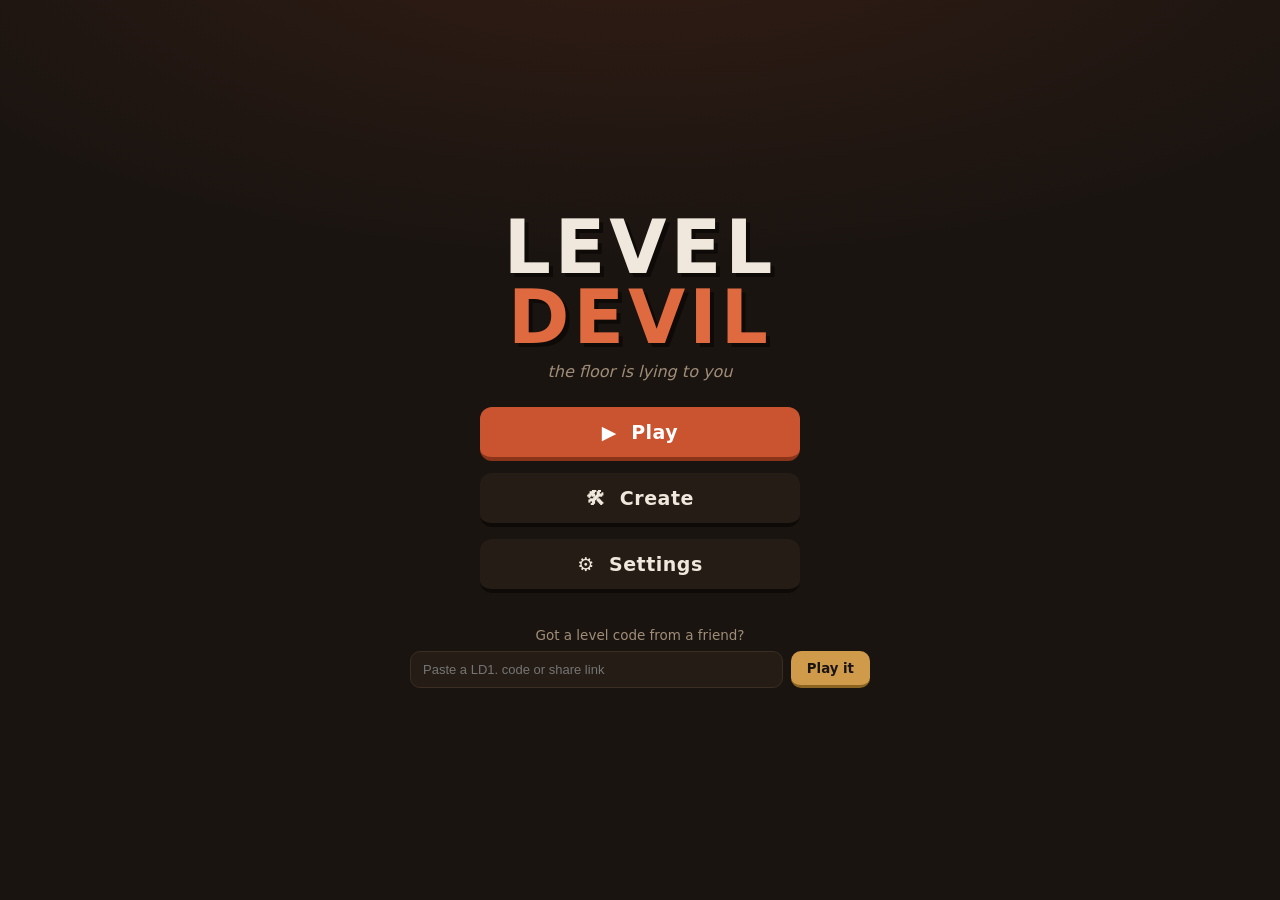
<file: index.html>
<!doctype html>
<html lang="en">
<head>
  <meta charset="utf-8" />
  <meta name="viewport" content="width=device-width, initial-scale=1, maximum-scale=1, user-scalable=no" />
  <title>Level Devil</title>
  <link rel="stylesheet" href="css/style.css?v=10" />
</head>
<body>

  <!-- ============ TITLE ============ -->
  <div id="screen-title" class="screen">
    <div class="title-box">
      <h1 class="logo">LEVEL<span>DEVIL</span></h1>
      <p class="tagline">the floor is lying to you</p>
      <div class="menu-btns">
        <button id="btn-play" class="big">▶ &nbsp;Play</button>
        <button id="btn-create" class="big alt">🛠 &nbsp;Create</button>
        <button id="btn-settings" class="big alt">⚙ &nbsp;Settings</button>
      </div>
      <div class="code-box">
        <p>Got a level code from a friend?</p>
        <div class="code-row">
          <input id="code-input" type="text" placeholder="Paste a LD1. code or share link" />
          <button id="btn-code-go">Play it</button>
        </div>
      </div>
    </div>
  </div>

  <!-- ============ LEVEL SELECT ============ -->
  <div id="screen-levels" class="screen" style="display:none">
    <div class="panel-head">
      <button id="btn-levels-back" class="back">← Back</button>
      <h2>Choose a level</h2>
    </div>
    <div id="world-list" class="world-list"></div>
  </div>

  <!-- ============ SETTINGS ============ -->
  <div id="screen-settings" class="screen" style="display:none">
    <div class="panel-head">
      <button id="btn-settings-back" class="back">← Back</button>
      <h2>Settings</h2>
    </div>
    <div class="settings-box">
      <label class="set-row">Sound volume
        <input id="set-volume" type="range" min="0" max="100" value="80" />
      </label>
      <label class="set-row">Mute all sounds
        <input id="set-mute" type="checkbox" />
      </label>
      <button class="big alt" onclick="location.href='soundlab.html'">🎚 &nbsp;Sound Lab — pick every sound</button>
      <p class="set-note">Sound effects are CC0 assets from <b>kenney.nl</b>. No music — just you and the devil.</p>
    </div>
  </div>

  <!-- ============ GAME ============ -->
  <div id="gamewrap" style="display:none">
    <div class="hud">
      <span class="tag">LEVEL DEVIL</span>
      <span id="hud-name" class="name">—</span>
      <span class="spacer"></span>
      <span class="stat">Level <b id="hud-level">1-1</b></span>
      <span class="stat" id="hud-coins-wrap" style="display:none">Coins <b id="hud-coins">0/0</b></span>
      <span class="stat" id="hud-stars-wrap" style="display:none">★ <b id="hud-stars">0</b></span>
      <span class="stat">Deaths <b id="hud-deaths">0</b></span>
      <span class="stat">Time <b id="hud-time">0.0s</b></span>
      <button id="btn-pause" class="pause-btn" aria-label="pause">⏸</button>
    </div>

    <div class="stage">
      <canvas id="game" width="960" height="540"></canvas>
    </div>

    <div class="touch">
      <div class="pad">
        <button id="btn-left" aria-label="left">◀</button>
        <button id="btn-right" aria-label="right">▶</button>
      </div>
      <button id="btn-jump" aria-label="jump">JUMP</button>
    </div>

    <p class="foot">Arrows / WASD to move · Space to jump · R restart · Esc pause</p>
  </div>

  <!-- ============ PAUSE ============ -->
  <div id="overlay-pause" class="overlay" style="display:none">
    <div class="card">
      <h2>Paused</h2>
      <button id="btn-resume" class="big">▶ Resume</button>
      <button id="btn-p-restart" class="big alt">↻ Restart level</button>
      <button id="btn-p-levels" class="big alt">▦ Level select</button>
      <button id="btn-p-quit" class="big alt">⌂ Title screen</button>
    </div>
  </div>

  <!-- ============ CUSTOM/SHARED COMPLETE ============ -->
  <div id="overlay-complete" class="overlay" style="display:none">
    <div class="card">
      <h2 id="comp-title">Level Clear!</h2>
      <p id="comp-stats" class="comp-stats">—</p>
      <p id="comp-sub" class="comp-sub">—</p>
      <button id="btn-comp-again" class="big">↻ Play again</button>
      <button id="btn-comp-menu" class="big alt">⌂ Done</button>
    </div>
  </div>

  <script src="js/levels.js?v=10"></script>
  <script src="js/render.js?v=10"></script>
  <script src="js/sfx.js?v=10"></script>
  <script src="js/share.js?v=10"></script>
  <script src="js/game.js?v=10"></script>
</body>
</html>
</file>
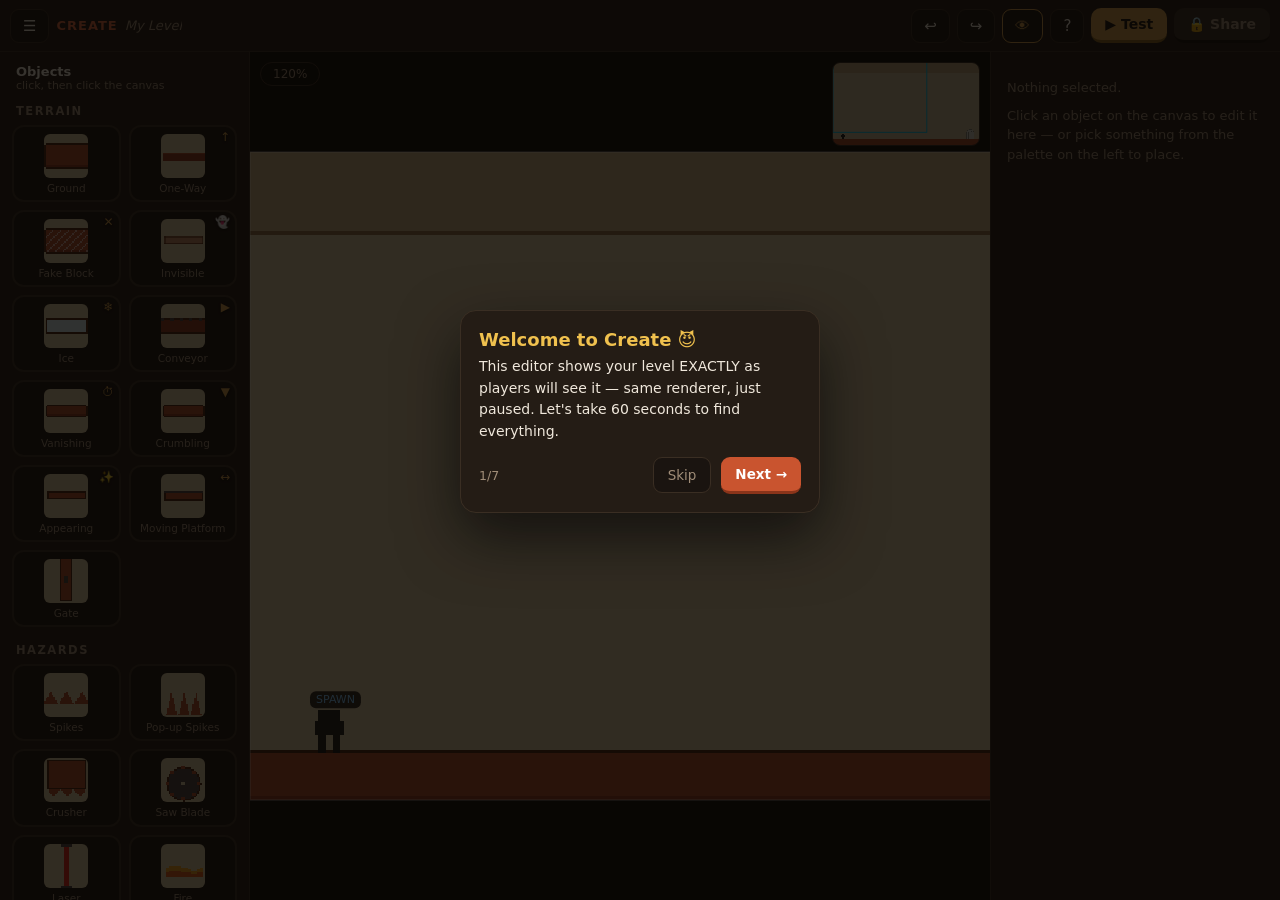
<file: editor.html>
<!doctype html>
<html lang="en">
<head>
  <meta charset="utf-8" />
  <meta name="viewport" content="width=device-width, initial-scale=1, maximum-scale=1, user-scalable=no" />
  <title>Level Devil — Create</title>
  <link rel="stylesheet" href="css/editor.css?v=10" />
</head>
<body>

  <!-- ============ top bar ============ -->
  <div class="topbar">
    <button id="btn-menu" class="icon-btn" title="Level settings, import/export">☰</button>
    <span class="tag">CREATE</span>
    <span id="lv-label" class="lv-label">My Level</span>
    <span class="spacer"></span>
    <button id="btn-undo" class="icon-btn" title="Undo (Ctrl+Z)">↩</button>
    <button id="btn-redo" class="icon-btn" title="Redo (Ctrl+Y)">↪</button>
    <button id="btn-xray" class="icon-btn on" title="X-ray: reveal hidden trolls">👁</button>
    <button id="btn-help" class="icon-btn" title="Help">?</button>
    <button id="btn-test" class="test-btn" title="Test play from spawn">▶ Test</button>
    <button id="btn-share" class="share-btn locked" title="Beat your level in Test to unlock sharing">🔒 Share</button>
  </div>

  <!-- ============ main: desktop docks around the stage ============ -->
  <div class="main">
    <aside id="dock-left">
      <div class="dock-head">Objects <span class="dock-hint">click, then click the canvas</span></div>
      <div id="palette-root"></div>
    </aside>

    <div class="stage" id="stage">
      <canvas id="ed"></canvas>
      <canvas id="minimap" title="Minimap — tap to jump"></canvas>
      <div id="zoom-pill" class="zoom-pill">100%</div>
      <div id="armed-banner" class="armed-banner" style="display:none">
        <span id="armed-text"></span><button id="armed-cancel">✕</button>
      </div>
      <button id="btn-add" class="fab">＋ Add</button>
      <div id="qab" class="qab" style="display:none">
        <button id="qab-dup">⧉ Duplicate</button>
        <button id="qab-del" class="danger">🗑 Delete</button>
        <button id="qab-nudge">✛ Nudge</button>
      </div>
    </div>

    <aside id="dock-right">
      <div id="props-root"></div>
      <div id="dock-right-empty" class="dock-empty">
        <p>Nothing selected.</p>
        <p>Click an object on the canvas to edit it here — or pick something from the palette on the left to place.</p>
      </div>
    </aside>
  </div>

  <!-- ============ mobile bottom sheets ============ -->
  <div id="palette-sheet" class="bsheet" style="display:none">
    <div class="bsheet-head">
      <h3>Add an object</h3>
      <button id="palette-close" class="bsheet-close">✕</button>
    </div>
    <div id="palette-slot" class="bsheet-body"></div>
  </div>

  <div id="props-sheet" class="bsheet" style="display:none">
    <div class="bsheet-head">
      <h3 id="props-sheet-title">Object</h3>
      <button id="props-close" class="bsheet-close">✕</button>
    </div>
    <div id="props-slot" class="bsheet-body"></div>
  </div>

  <!-- ============ level menu drawer ============ -->
  <div id="drawer" class="drawer" style="display:none">
    <div class="drawer-panel">
      <h3>Level settings</h3>
      <label>Level name <input id="lv-name" type="text" maxlength="40" /></label>
      <label>Author <input id="lv-author" type="text" maxlength="24" placeholder="your name" /></label>
      <label>Hint (shown in-game) <input id="lv-hint" type="text" maxlength="70" /></label>
      <label>Theme
        <select id="lv-theme">
          <option value="tan">Tan — The Room</option>
          <option value="yellow">Yellow — The Sun</option>
          <option value="dark">Dark — The Night</option>
        </select>
      </label>
      <div class="two">
        <label>Width (px) <input id="lv-w" type="number" min="960" max="9600" step="480" /></label>
        <label>Height (px) <input id="lv-h" type="number" min="540" max="3240" step="270" /></label>
      </div>
      <p class="drawer-note">One screen = 960 × 540. Bigger levels scroll — players only ever see one screen at a time.</p>
      <label class="chk"><input id="lv-reverse" type="checkbox" /> Reversed controls (whole level)</label>
      <hr />
      <div class="drawer-btns">
        <button id="btn-import">⤓ Import file</button>
        <button id="btn-export">⤒ Export file</button>
        <button id="btn-tour">🎓 Replay tour</button>
        <button id="btn-clear" class="danger">✕ Clear level</button>
      </div>
      <a class="home-link" href="soundlab.html">🎚 Sound Lab — audition &amp; pick the game's sounds</a>
      <a class="home-link" href="index.html">← Back to the game</a>
      <button id="btn-drawer-close" class="drawer-close">Done</button>
    </div>
  </div>

  <!-- ============ share dialog ============ -->
  <div id="share-dlg" class="modal" style="display:none">
    <div class="modal-card">
      <h3>Share your level 🎉</h3>
      <p class="modal-sub">Verified beatable ✓ — anyone with this link (or code) can play it. Send it anywhere.</p>
      <label class="share-lab">Link</label>
      <div class="copy-row"><input id="share-url" readonly /><button id="copy-url">Copy</button></div>
      <label class="share-lab">Code (paste into the game's title screen)</label>
      <div class="copy-row"><textarea id="share-code" readonly rows="3"></textarea><button id="copy-code">Copy</button></div>
      <button id="share-close" class="modal-close">Done</button>
    </div>
  </div>

  <!-- ============ help panel ============ -->
  <div id="help-dlg" class="modal" style="display:none">
    <div class="modal-card">
      <h3>How the editor works</h3>
      <div id="help-body" class="help-body"></div>
      <button id="help-close" class="modal-close">Got it</button>
    </div>
  </div>

  <!-- ============ guided tour (spotlight) ============ -->
  <div id="tour" style="display:none">
    <div id="tour-spot"></div>
    <div id="tour-card" class="tour-card">
      <h3 id="tour-title">Welcome!</h3>
      <p id="tour-text"></p>
      <div class="tour-nav">
        <span id="tour-step" class="tour-step">1/6</span>
        <button id="tour-skip">Skip</button>
        <button id="tour-next" class="primary">Next →</button>
      </div>
    </div>
  </div>

  <script src="js/levels.js?v=10"></script>
  <script src="js/render.js?v=10"></script>
  <script src="js/sfx.js?v=10"></script>
  <script src="js/share.js?v=10"></script>
  <script src="js/editor.js?v=10"></script>
</body>
</html>
</file>
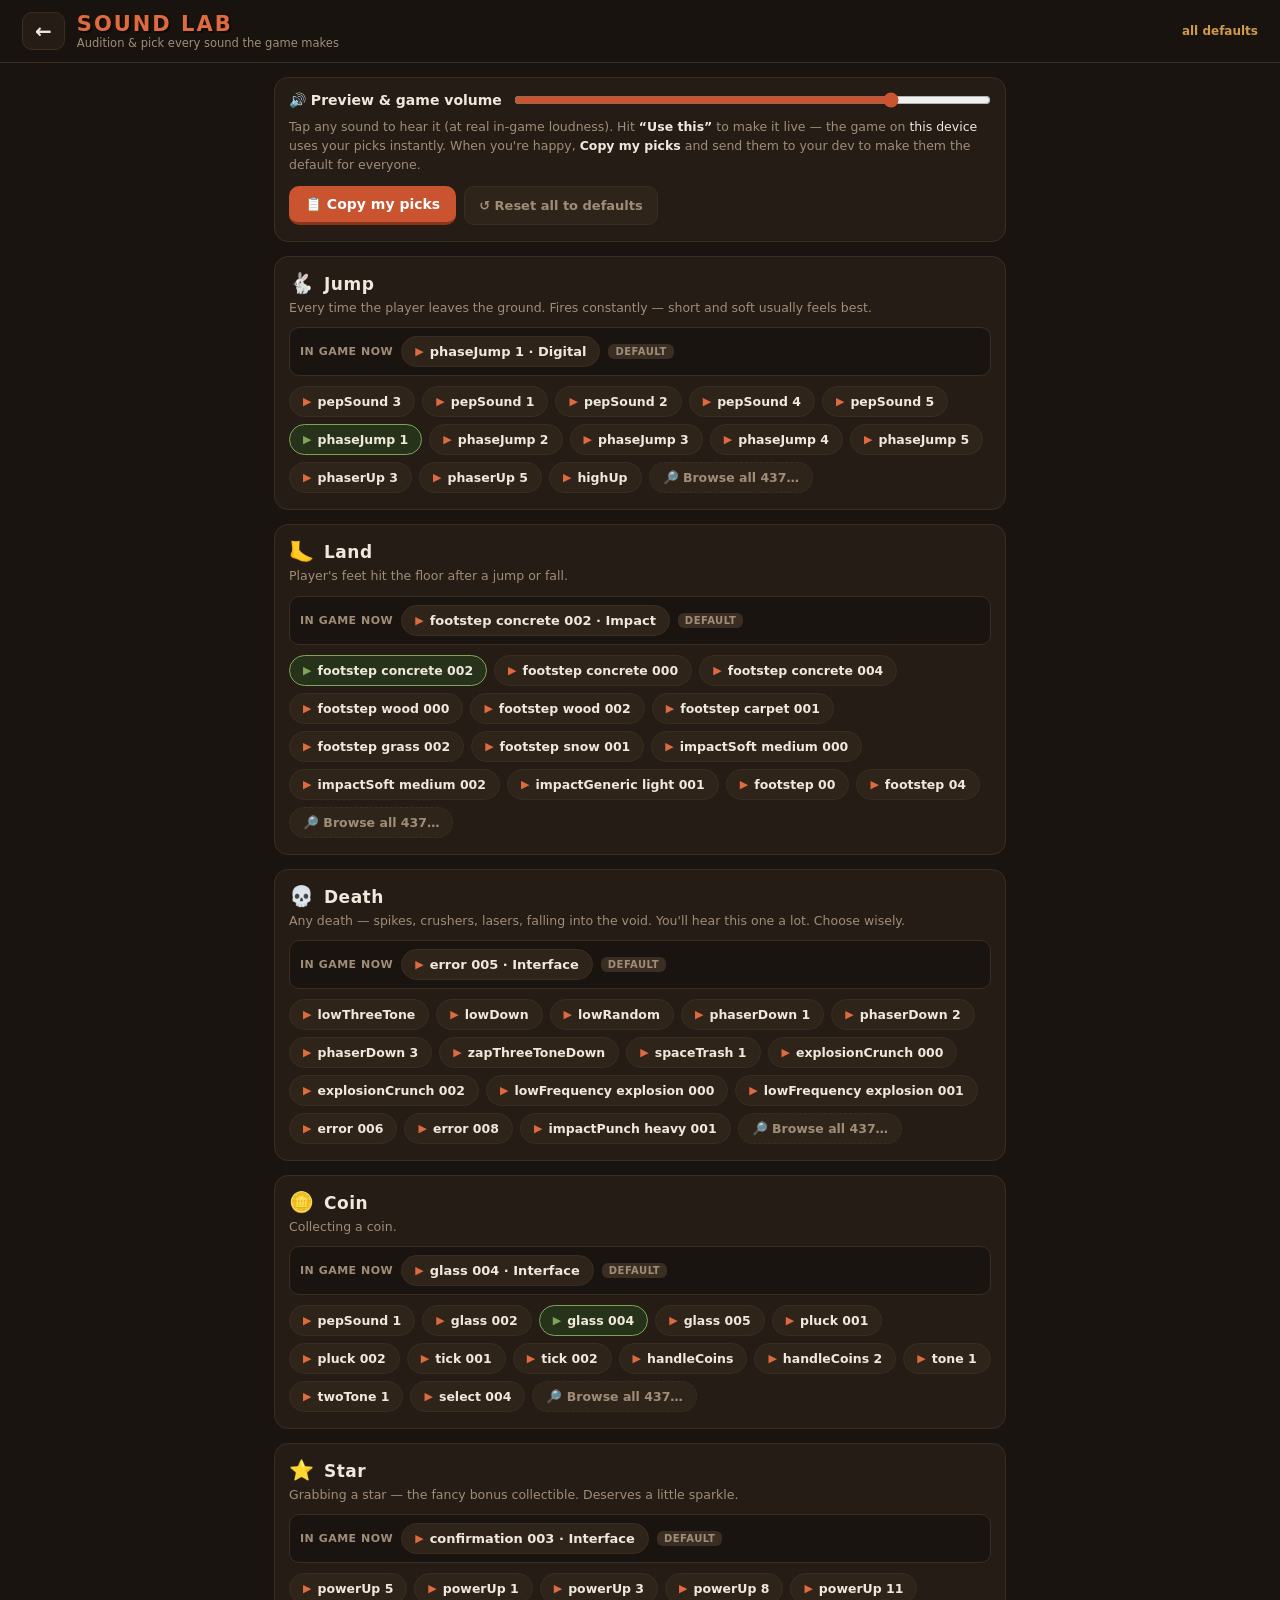
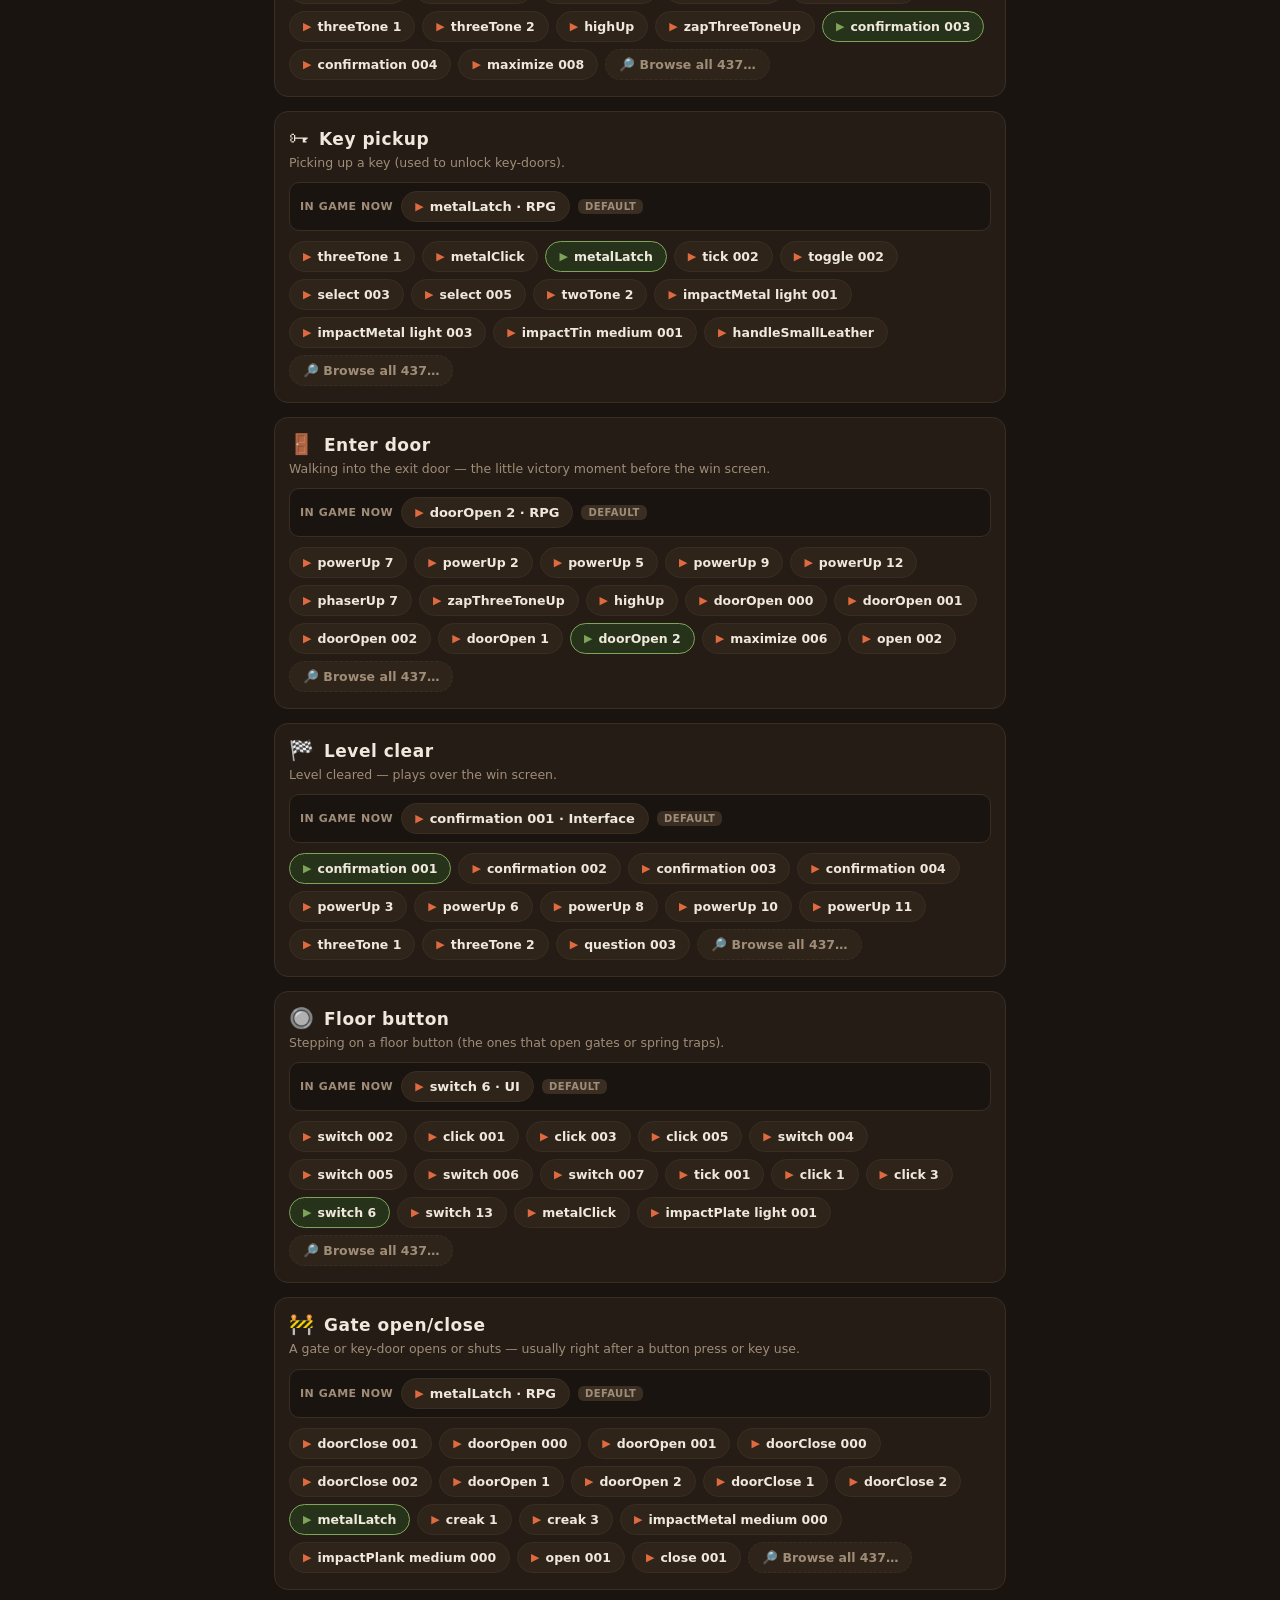
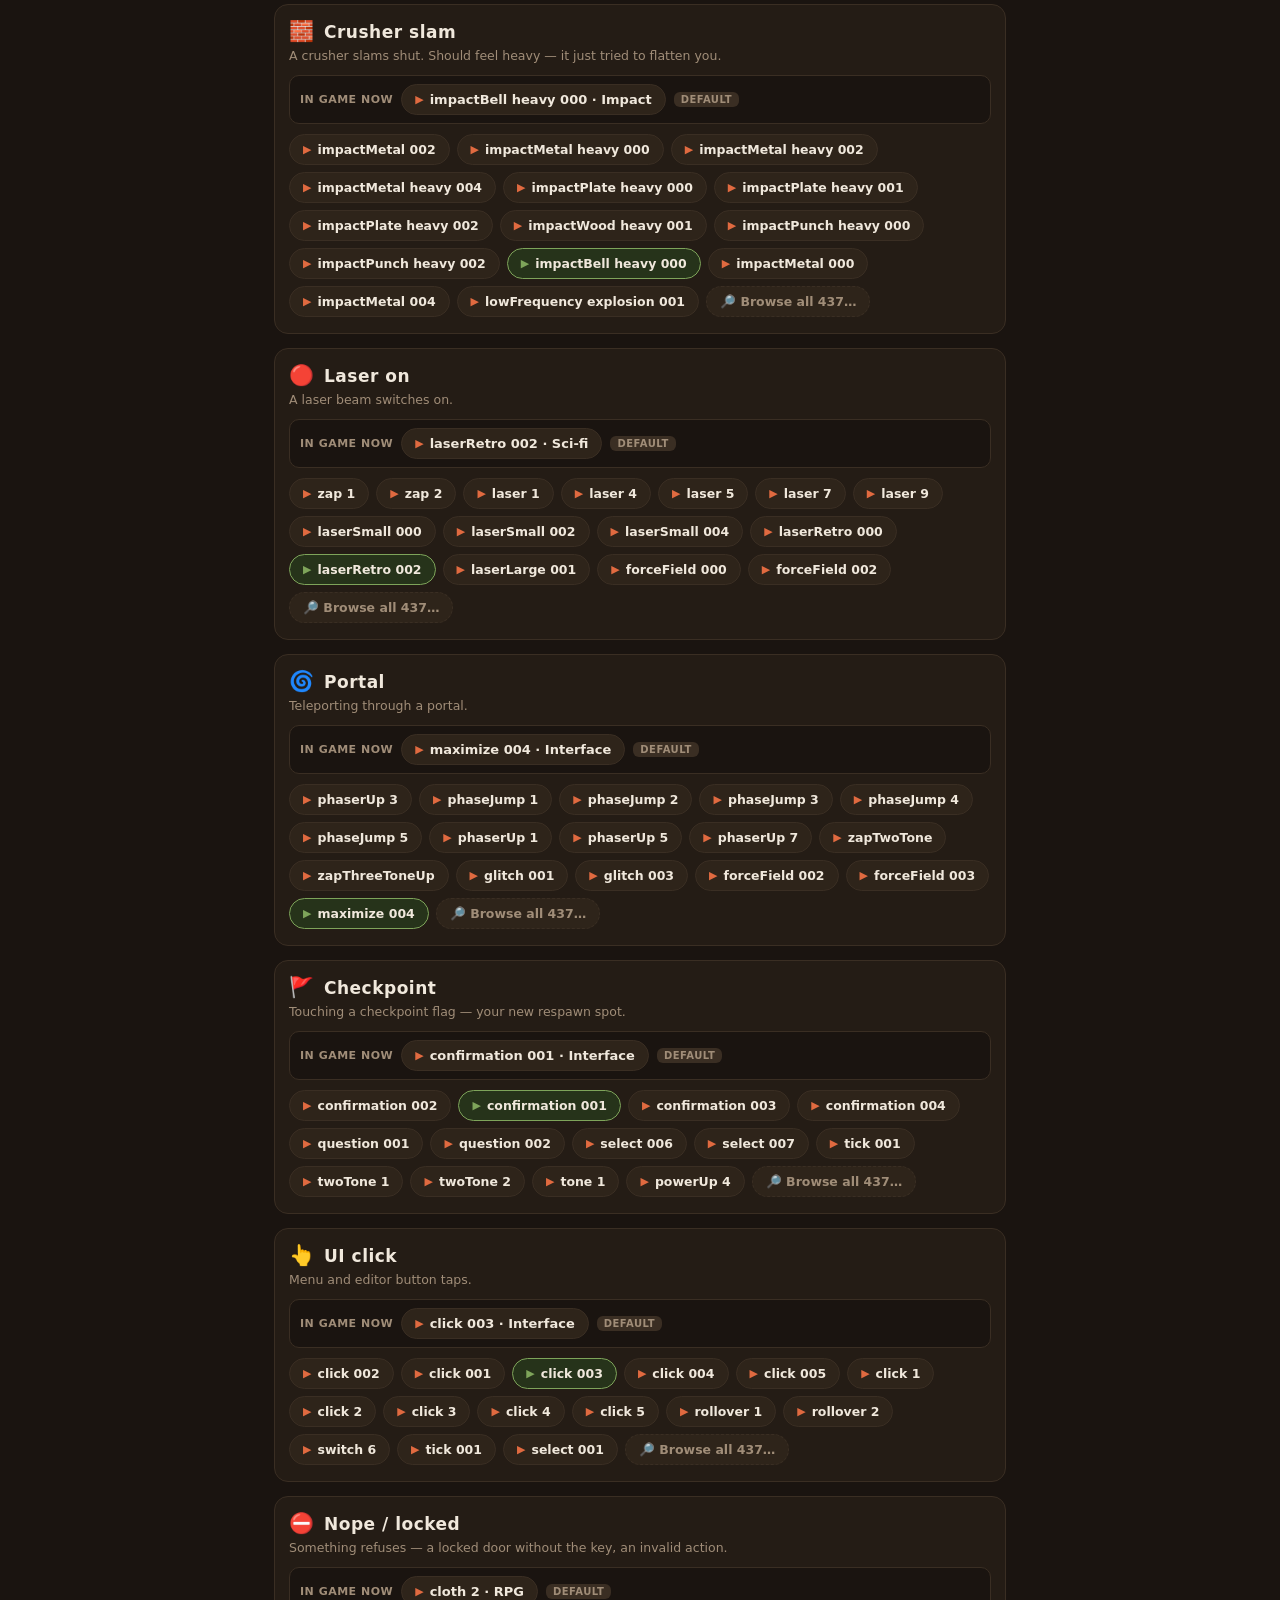
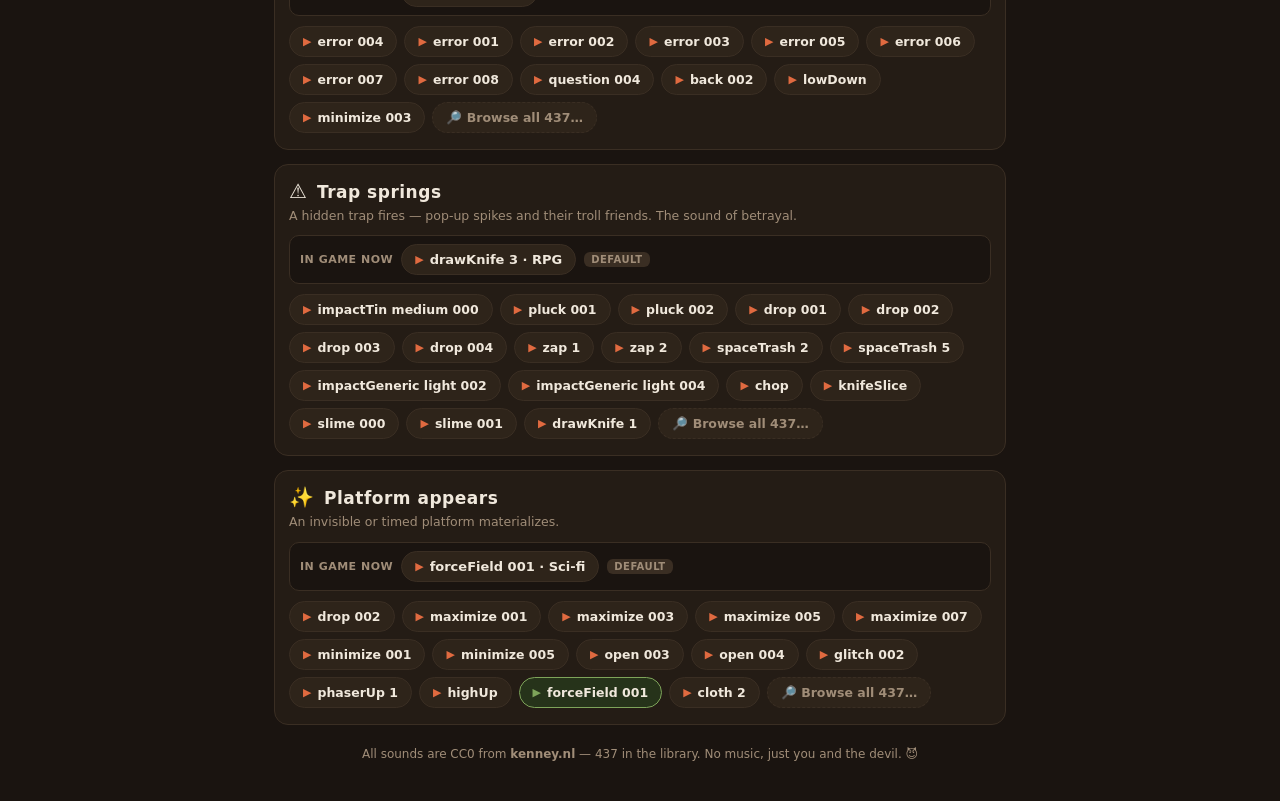
<file: soundlab.html>
<!doctype html>
<html lang="en">
<head>
  <meta charset="utf-8" />
  <meta name="viewport" content="width=device-width, initial-scale=1, maximum-scale=1, user-scalable=no" />
  <title>Level Devil — Sound Lab</title>
  <link rel="stylesheet" href="css/soundlab.css?v=10" />
</head>
<body>

  <!-- ============ top bar ============ -->
  <div class="topbar">
    <a class="back" href="index.html">←</a>
    <div class="tt">
      <h1>SOUND LAB</h1>
      <p>Audition &amp; pick every sound the game makes</p>
    </div>
    <span class="spacer"></span>
    <span id="pick-count" class="pick-count"></span>
  </div>

  <!-- ============ controls card ============ -->
  <div class="wrap">
    <div class="card ctrl-card">
      <label class="vol-row">🔊 Preview &amp; game volume
        <input id="vol" type="range" min="0" max="100" />
      </label>
      <p class="note">Tap any sound to hear it (at real in-game loudness). Hit <b>“Use this”</b> to make it live —
        the game on <em>this device</em> uses your picks instantly. When you're happy,
        <b>Copy my picks</b> and send them to your dev to make them the default for everyone.</p>
      <div class="ctrl-btns">
        <button id="btn-export" class="primary">📋 Copy my picks</button>
        <button id="btn-reset-all" class="danger">↺ Reset all to defaults</button>
      </div>
    </div>

    <div id="events"></div>

    <p class="foot">All sounds are CC0 from <b>kenney.nl</b> — 437 in the library. No music, just you and the devil. 😈</p>
  </div>

  <!-- ============ browse-all bottom sheet ============ -->
  <div id="browse" class="bsheet" style="display:none">
    <div class="bsheet-head">
      <div>
        <h3 id="browse-title">All sounds</h3>
        <p id="browse-sub" class="bsheet-sub">tap to hear · then “Use this”</p>
      </div>
      <button id="browse-close" class="bsheet-close">✕</button>
    </div>
    <input id="browse-search" type="search" placeholder="Search 437 sounds…" />
    <div id="browse-packs" class="pack-row"></div>
    <div id="browse-list" class="bsheet-body"></div>
    <div class="bsheet-foot">
      <span id="browse-now" class="browse-now">nothing auditioned yet</span>
      <button id="browse-use" class="primary" disabled>✓ Use this</button>
    </div>
  </div>
  <div id="browse-dim" class="dim" style="display:none"></div>

  <script src="js/sfxlib.js?v=10"></script>
  <script src="js/soundlab.js?v=10"></script>
</body>
</html>
</file>
<file: css/style.css>
:root {
  --bg: #1a1410;
  --panel: #241c15;
  --line: #3a2e23;
  --text: #f0e8dc;
  --muted: #a08d78;
  --accent: #c9542f;
  --accent-hi: #e06a40;
  --good: #cf9a4a;
  --tan: #d8c6a0;
}

* { box-sizing: border-box; margin: 0; padding: 0; }

html, body {
  height: 100%;
  background: var(--bg);
  color: var(--text);
  font-family: system-ui, -apple-system, "Segoe UI", Roboto, sans-serif;
  overflow: hidden;
  touch-action: manipulation;
}

body { display: flex; flex-direction: column; }

/* ============ shared screen scaffolding ============ */
.screen {
  flex: 1;
  display: flex;
  flex-direction: column;
  align-items: center;
  overflow-y: auto;
  padding: 18px;
  background:
    radial-gradient(1200px 500px at 50% -10%, rgba(201, 84, 47, 0.14), transparent 70%),
    var(--bg);
}

button {
  font-family: inherit;
  cursor: pointer;
  -webkit-tap-highlight-color: transparent;
}

button.big {
  display: block;
  width: 100%;
  background: var(--accent);
  color: #fff;
  border: none;
  border-bottom: 4px solid #8a341a;
  border-radius: 12px;
  font-size: 19px;
  font-weight: 800;
  letter-spacing: 0.5px;
  padding: 14px 20px;
  margin-top: 12px;
  transition: transform 0.05s;
}
button.big:active { transform: translateY(3px); border-bottom-width: 1px; }
button.big.alt { background: var(--panel); color: var(--text); border-bottom-color: #0e0a07; }
button.big.alt:hover { background: #2e241a; }

.back {
  background: var(--panel); color: var(--text);
  border: 1px solid var(--line); border-radius: 10px;
  padding: 8px 14px; font-size: 14px; font-weight: 700;
}

/* ============ title ============ */
.title-box { max-width: 460px; width: 100%; margin: auto; text-align: center; }
.logo {
  font-size: clamp(46px, 10vw, 74px);
  font-weight: 900;
  letter-spacing: 4px;
  line-height: 0.95;
  color: var(--text);
  text-shadow: 4px 4px 0 #0e0a07;
}
.logo span { display: block; color: var(--accent-hi); }
.tagline { color: var(--muted); font-style: italic; margin: 10px 0 26px; }
.menu-btns { max-width: 320px; margin: 0 auto; }

.code-box { margin-top: 34px; color: var(--muted); font-size: 13.5px; }
.code-row { display: flex; gap: 8px; margin-top: 8px; }
.code-row input {
  flex: 1; background: var(--panel); color: var(--text);
  border: 1px solid var(--line); border-radius: 10px; padding: 10px 12px; font-size: 13px;
}
.code-row button {
  background: var(--good); color: #1a1410; border: none; border-bottom: 3px solid #8a6420;
  border-radius: 10px; font-weight: 800; padding: 0 16px;
}

/* ============ level select ============ */
.panel-head {
  width: min(860px, 100%);
  display: flex; align-items: center; gap: 14px; margin-bottom: 14px;
}
.panel-head h2 { font-size: 22px; letter-spacing: 1px; }

.world-list { width: min(860px, 100%); display: flex; flex-direction: column; gap: 18px; padding-bottom: 30px; }
.world-sec {
  background: var(--panel); border: 1px solid var(--line); border-radius: 14px; padding: 14px 16px;
}
.world-sec h3 { font-size: 15px; margin-bottom: 10px; letter-spacing: 1px; }
.world-sec.theme-tan h3 { color: #d8a266; }
.world-sec.theme-yellow h3 { color: #e8cb28; }
.world-sec.theme-dark h3 { color: #9a6ae0; }
.lv-grid { display: grid; grid-template-columns: repeat(auto-fill, minmax(120px, 1fr)); gap: 8px; }
.lv-btn {
  background: var(--bg); color: var(--text); text-align: left;
  border: 1px solid var(--line); border-radius: 10px; padding: 8px 10px;
  display: flex; flex-direction: column; gap: 2px;
}
.lv-btn:hover { border-color: var(--accent); }
.lv-btn b { font-size: 14px; color: var(--accent-hi); }
.lv-btn span { font-size: 12px; color: var(--text); white-space: nowrap; overflow: hidden; text-overflow: ellipsis; }
.lv-btn em { font-size: 11px; font-style: normal; color: var(--good); min-height: 13px; }
.lv-btn.done { border-color: #4a5a2e; }

/* ============ settings ============ */
.settings-box { width: min(480px, 100%); background: var(--panel); border: 1px solid var(--line); border-radius: 14px; padding: 20px; }
.set-row { display: flex; justify-content: space-between; align-items: center; gap: 16px; font-size: 15px; margin-bottom: 18px; }
.set-row input[type="range"] { flex: 1; max-width: 220px; accent-color: var(--accent); }
.set-row input[type="checkbox"] { width: 20px; height: 20px; accent-color: var(--accent); }
.set-note { color: var(--muted); font-size: 12.5px; line-height: 1.5; }

/* ============ game ============ */
#gamewrap { flex: 1; display: flex; flex-direction: column; align-items: center; gap: 10px; padding: 10px; min-height: 0; }

.hud {
  width: min(960px, 100%);
  display: flex; align-items: center; gap: 14px;
  padding: 8px 14px;
  background: var(--panel); border: 1px solid var(--line); border-radius: 12px;
  font-size: 14px;
}
.hud .tag { font-weight: 800; letter-spacing: 1px; color: var(--accent); }
.hud .name { color: var(--muted); font-style: italic; white-space: nowrap; overflow: hidden; text-overflow: ellipsis; }
.hud .spacer { flex: 1; }
.hud .stat { color: var(--muted); white-space: nowrap; }
.hud .stat b { color: var(--text); font-variant-numeric: tabular-nums; }
.pause-btn {
  background: var(--bg); color: var(--text); border: 1px solid var(--line);
  border-radius: 8px; font-size: 15px; padding: 3px 10px;
}

.stage { flex: 1; width: min(960px, 100%); display: flex; align-items: center; justify-content: center; min-height: 0; }

canvas#game {
  background: #d8c6a0;
  border: 1px solid var(--line);
  border-radius: 14px;
  box-shadow: 0 16px 40px rgba(0, 0, 0, 0.5);
  image-rendering: pixelated;
  max-width: 100%;
  max-height: 100%;
}

.foot { color: var(--muted); font-size: 12.5px; text-align: center; padding-bottom: 4px; }

/* touch controls */
.touch { display: none; width: min(960px, 100%); justify-content: space-between; align-items: flex-end; gap: 12px; padding: 4px; }
.touch .pad { display: flex; gap: 12px; }
.touch button {
  background: var(--panel); color: var(--text);
  border: 1px solid var(--line); border-radius: 14px;
  font-size: 20px; font-weight: 700; padding: 18px 22px; min-width: 64px;
  user-select: none; -webkit-user-select: none;
}
.touch button:active { background: var(--accent); border-color: var(--accent); }
#btn-jump { min-width: 120px; color: var(--good); }
#btn-jump:active { background: var(--good); color: #0e0e13; border-color: var(--good); }
@media (pointer: coarse) {
  .touch { display: flex; }
  .foot { display: none; }
}

/* ============ overlays ============ */
.overlay {
  position: fixed; inset: 0; z-index: 40;
  background: rgba(10, 7, 5, 0.78);
  display: flex; align-items: center; justify-content: center;
  padding: 20px;
}
.overlay .card {
  width: min(360px, 100%);
  background: var(--panel); border: 1px solid var(--line); border-radius: 16px;
  padding: 22px 24px 24px; text-align: center;
  box-shadow: 0 24px 60px rgba(0, 0, 0, 0.6);
}
.overlay h2 { font-size: 26px; letter-spacing: 1px; margin-bottom: 6px; }
.comp-stats { color: var(--good); font-weight: 700; margin: 6px 0 2px; }
.comp-sub { color: var(--muted); font-size: 13px; margin-bottom: 8px; }
</file>
<file: css/editor.css>
:root {
  --bg: #1a1410; --panel: #241c15; --line: #3a2e23;
  --text: #f0e8dc; --muted: #a08d78; --accent: #c9542f; --accent-hi: #e06a40;
  --good: #cf9a4a; --sel: #00d0ff; --spot: #f0c14e;
}
* { box-sizing: border-box; margin: 0; padding: 0; }
html, body { height: 100%; background: var(--bg); color: var(--text); font-family: system-ui, sans-serif; overflow: hidden; touch-action: none; }
body { display: flex; flex-direction: column; }
button { font-family: inherit; cursor: pointer; -webkit-tap-highlight-color: transparent; }

/* ================= top bar ================= */
.topbar {
  display: flex; align-items: center; gap: 7px; padding: 8px 10px;
  background: var(--panel); border-bottom: 1px solid var(--line); overflow-x: auto; scrollbar-width: none;
}
.topbar::-webkit-scrollbar { display: none; }
.topbar .tag { font-weight: 900; letter-spacing: 1px; color: var(--accent-hi); font-size: 13px; flex: none; }
.lv-label { color: var(--muted); font-style: italic; font-size: 13px; white-space: nowrap; overflow: hidden; text-overflow: ellipsis; max-width: 22vw; flex: none; }
.topbar .spacer { flex: 1; }
.icon-btn {
  background: var(--bg); color: var(--text); border: 1px solid var(--line); border-radius: 9px;
  font-size: 15px; padding: 7px 12px; flex: none;
}
.icon-btn.on { border-color: var(--good); color: var(--good); }
.test-btn {
  background: var(--good); color: #1a1410; border: none; border-bottom: 3px solid #8a6420;
  border-radius: 10px; font-weight: 800; font-size: 14px; padding: 8px 14px; flex: none;
}
.share-btn {
  background: var(--accent); color: #fff; border: none; border-bottom: 3px solid #8a341a;
  border-radius: 10px; font-weight: 800; font-size: 14px; padding: 8px 14px; flex: none;
}
.share-btn.locked { background: #3a2e23; color: var(--muted); border-bottom-color: #17110c; }

/* ================= main layout ================= */
.main { flex: 1; display: flex; min-height: 0; }
#dock-left, #dock-right { display: none; }             /* mobile-first: docks appear on desktop */
.stage { flex: 1; position: relative; min-width: 0; min-height: 0; background: #0e0a07; overflow: hidden; }
canvas#ed { position: absolute; inset: 0; width: 100%; height: 100%; image-rendering: pixelated; touch-action: none; }
canvas#minimap {
  position: absolute; top: 10px; right: 10px; width: 104px;
  border: 1px solid var(--line); border-radius: 8px; background: #0e0a07;
  opacity: 0.92; image-rendering: pixelated;
}
.zoom-pill {
  position: absolute; left: 10px; top: 10px;
  background: rgba(14,10,7,0.8); border: 1px solid var(--line); border-radius: 999px;
  color: var(--muted); font-size: 12px; padding: 4px 12px; pointer-events: none;
}
.armed-banner {
  position: absolute; left: 50%; top: 10px; transform: translateX(-50%);
  background: var(--good); color: #1a1410; font-weight: 700; font-size: 13px;
  border-radius: 999px; padding: 5px 8px 5px 16px; white-space: nowrap; max-width: 92%;
  overflow: hidden; text-overflow: ellipsis;
  box-shadow: 0 4px 14px rgba(0,0,0,0.4);
  display: flex; align-items: center; gap: 8px;
}
.armed-banner button { background: rgba(0,0,0,0.18); border: none; border-radius: 999px; width: 24px; height: 24px; font-weight: 800; }
.fab {
  position: absolute; right: 14px; bottom: 16px;
  background: var(--accent); color: #fff; border: none; border-bottom: 4px solid #8a341a;
  border-radius: 999px; font-size: 17px; font-weight: 800; padding: 14px 22px;
  box-shadow: 0 10px 26px rgba(0,0,0,0.5);
}
.fab:active { transform: translateY(3px); border-bottom-width: 1px; }

/* ================= palette content (shared mobile sheet / desktop dock) ================= */
.pal-sec { margin-bottom: 6px; }
.pal-sec h4 {
  font-size: 11.5px; letter-spacing: 1.5px; text-transform: uppercase;
  color: var(--muted); padding: 10px 4px 7px;
}
.pal-grid { display: grid; grid-template-columns: repeat(auto-fill, minmax(78px, 1fr)); gap: 8px; }
.pal-grid button {
  background: var(--bg); border: 2px solid var(--line); border-radius: 12px;
  padding: 7px 4px 6px; display: flex; flex-direction: column; align-items: center; gap: 4px;
  color: var(--text);
}
.pal-grid button img { width: 44px; height: 44px; image-rendering: pixelated; border-radius: 6px; }
.pal-grid button span { font-size: 10.5px; line-height: 1.15; text-align: center; color: var(--muted); }
.pal-grid button.placing { border-color: var(--good); background: #2c2318; }
.pal-grid button.placing span { color: var(--good); font-weight: 700; }
.pal-grid button:hover { border-color: var(--muted); }
.pal-grid button { position: relative; }
.tile-badge {
  position: absolute; top: 3px; right: 5px; font-style: normal; font-size: 12px;
  color: var(--good); text-shadow: 0 1px 2px rgba(0,0,0,0.7); pointer-events: none;
}

/* mobile props sheet: the sheet header already names the object — hide the duplicate */
#props-slot .props-head h3 { display: none; }
#props-sheet { max-height: 56vh; }   /* leave a real strip of canvas above it */

/* compact topbar on phones so Test + Share always fit */
@media (max-width: 620px) {
  .topbar { gap: 5px; padding: 7px 8px; }
  .topbar .tag, .lv-label { display: none; }
  .icon-btn { padding: 7px 9px; font-size: 14px; }
  .test-btn, .share-btn { font-size: 13px; padding: 8px 10px; }
}

/* ================= properties content ================= */
.props-head { display: flex; gap: 12px; align-items: flex-start; margin-bottom: 4px; }
.props-head img { width: 52px; height: 52px; image-rendering: pixelated; border-radius: 10px; border: 1px solid var(--line); background: var(--bg); flex: none; }
.props-head h3 { font-size: 16px; color: var(--good); margin-bottom: 3px; }
.props-head p { color: var(--muted); font-size: 12px; line-height: 1.45; }
.props-actions { display: flex; gap: 8px; margin: 10px 0 4px; }
.props-actions button {
  flex: 1; background: var(--bg); color: var(--text); border: 1px solid var(--line); border-radius: 9px;
  font-size: 13px; padding: 9px 6px;
}
.props-actions .danger { color: #ff6b5e; border-color: #6b3028; }
.pgroup { margin-top: 12px; }
.pgroup > h4 {
  font-size: 11px; letter-spacing: 1.5px; text-transform: uppercase; color: var(--good);
  border-bottom: 1px solid var(--line); padding-bottom: 5px; margin-bottom: 8px;
}
.pgroup > .ghint { color: var(--muted); font-size: 11.5px; line-height: 1.4; margin: -3px 0 8px; }
.prow { display: flex; align-items: center; justify-content: space-between; gap: 10px; margin-bottom: 9px; }
.prow .plab { flex: 1; min-width: 0; }
.prow .plab b { display: block; font-size: 13px; font-weight: 600; }
.prow .plab small { display: block; color: var(--muted); font-size: 11px; line-height: 1.3; }
.prow input[type="number"], .prow input[type="text"], .prow select {
  width: 118px; flex: none; background: var(--bg); color: var(--text); border: 1px solid var(--line);
  border-radius: 8px; padding: 8px 9px; font-size: 13.5px;
}
.prow input[type="checkbox"] { width: 21px; height: 21px; accent-color: var(--accent); flex: none; }
.chkline { display: flex; align-items: center; gap: 9px; margin-bottom: 8px; font-size: 13px; }
.chkline input { width: 19px; height: 19px; accent-color: var(--accent); }
.chkline small { color: var(--muted); }
.pnote { color: var(--muted); font-size: 12px; font-style: italic; }

/* ================= mobile bottom sheets ================= */
.bsheet {
  position: fixed; left: 0; right: 0; bottom: 0; z-index: 30;
  background: var(--panel); border-top: 2px solid var(--line);
  border-radius: 18px 18px 0 0; max-height: 68vh; display: flex; flex-direction: column;
  box-shadow: 0 -14px 40px rgba(0,0,0,0.55);
}
.bsheet-head { display: flex; align-items: center; justify-content: space-between; padding: 13px 16px 8px; }
.bsheet-head h3 { font-size: 16px; color: var(--good); }
.bsheet-close { background: var(--bg); color: var(--text); border: 1px solid var(--line); border-radius: 10px; min-width: 46px; min-height: 40px; font-size: 16px; }
.bsheet-body { overflow-y: auto; padding: 0 16px 18px; touch-action: pan-y; }

/* ================= desktop (>=980px): docked panels, no sheets, no FAB ================= */
@media (min-width: 980px) {
  #dock-left, #dock-right {
    display: flex; flex-direction: column; width: 250px; flex: none;
    background: var(--panel); overflow-y: auto; padding: 0 12px 16px; touch-action: pan-y;
  }
  #dock-left { border-right: 1px solid var(--line); }
  #dock-right { border-left: 1px solid var(--line); width: 290px; }
  .dock-head { font-size: 13px; font-weight: 700; color: var(--text); padding: 12px 4px 2px; }
  .dock-head .dock-hint { display: block; font-weight: 400; font-size: 11px; color: var(--muted); }
  .dock-empty { color: var(--muted); font-size: 13px; line-height: 1.5; padding: 14px 4px; }
  .dock-empty p { margin-bottom: 8px; }
  #dock-right > #props-root { padding-top: 12px; }
  .fab { display: none; }
  .bsheet { display: none !important; }
  canvas#minimap { width: 148px; }
  .lv-label { max-width: 30vw; }
}
.dock-head { display: none; }
@media (min-width: 980px) { .dock-head { display: block; } }

/* ================= drawer ================= */
.drawer { position: fixed; inset: 0; z-index: 50; background: rgba(10,7,5,0.6); display: flex; }
.drawer-panel {
  width: min(340px, 88vw); height: 100%; overflow-y: auto; touch-action: pan-y;
  background: var(--panel); border-right: 1px solid var(--line); padding: 18px;
  display: flex; flex-direction: column; gap: 12px;
}
.drawer-panel h3 { color: var(--good); }
.drawer-panel label { display: flex; flex-direction: column; gap: 5px; font-size: 12.5px; color: var(--muted); }
.drawer-panel input[type="text"], .drawer-panel input[type="number"], .drawer-panel select {
  background: var(--bg); color: var(--text); border: 1px solid var(--line); border-radius: 8px; padding: 9px 10px; font-size: 14px;
}
.drawer-panel .two { display: flex; gap: 10px; }
.drawer-panel .two label { flex: 1; }
.drawer-note { color: var(--muted); font-size: 11.5px; line-height: 1.4; margin-top: -6px; }
.drawer-panel .chk { flex-direction: row; align-items: center; gap: 8px; }
.drawer-panel .chk input { width: 18px; height: 18px; accent-color: var(--accent); }
.drawer-panel hr { border: none; border-top: 1px solid var(--line); }
.drawer-btns { display: grid; grid-template-columns: 1fr 1fr; gap: 8px; }
.drawer-btns button {
  background: var(--bg); color: var(--text); border: 1px solid var(--line); border-radius: 9px;
  padding: 10px 6px; font-size: 12.5px;
}
.drawer-btns .danger { color: #ff6b5e; border-color: #6b3028; }
.home-link { color: var(--muted); font-size: 13px; text-decoration: none; }
.drawer-close {
  margin-top: auto; background: var(--accent); color: #fff; border: none; border-bottom: 3px solid #8a341a;
  border-radius: 10px; font-weight: 800; padding: 12px; font-size: 15px;
}

/* ================= modals ================= */
.modal { position: fixed; inset: 0; z-index: 60; background: rgba(10,7,5,0.75); display: flex; align-items: center; justify-content: center; padding: 16px; }
.modal-card {
  width: min(440px, 100%); max-height: 84vh; overflow-y: auto; touch-action: pan-y;
  background: var(--panel); border: 1px solid var(--line); border-radius: 16px; padding: 20px;
  box-shadow: 0 24px 60px rgba(0,0,0,0.6);
}
.modal-card h3 { margin-bottom: 6px; font-size: 19px; }
.modal-sub { color: var(--muted); font-size: 13px; margin-bottom: 12px; line-height: 1.45; }
.share-lab { display: block; color: var(--muted); font-size: 12px; margin: 10px 0 4px; }
.copy-row { display: flex; gap: 7px; }
.copy-row input, .copy-row textarea {
  flex: 1; background: var(--bg); color: var(--text); border: 1px solid var(--line);
  border-radius: 8px; padding: 8px 10px; font-size: 12px; font-family: monospace; resize: none; min-width: 0;
}
.copy-row button { background: var(--good); color: #1a1410; border: none; border-radius: 8px; font-weight: 800; padding: 0 14px; }
.modal-close {
  margin-top: 16px; width: 100%; background: var(--accent); color: #fff; border: none;
  border-bottom: 3px solid #8a341a; border-radius: 10px; font-weight: 800; padding: 12px; font-size: 15px;
}
.help-body { font-size: 13px; line-height: 1.55; }
.help-body h4 { color: var(--good); margin: 14px 0 4px; font-size: 13.5px; display: flex; align-items: center; gap: 8px; }
.help-body p { color: var(--muted); margin-bottom: 6px; }
.help-body b { color: var(--text); }
.showme {
  background: var(--bg); color: var(--good); border: 1px solid var(--line); border-radius: 999px;
  font-size: 11px; padding: 3px 10px;
}

/* highlight flash used by "Show me" */
.flash { animation: ldflash 0.7s ease-in-out 3; position: relative; z-index: 70; }
@keyframes ldflash {
  0%, 100% { box-shadow: 0 0 0 0 rgba(240, 193, 78, 0); }
  50% { box-shadow: 0 0 0 5px rgba(240, 193, 78, 0.9); }
}

/* ================= spotlight tour ================= */
#tour { position: fixed; inset: 0; z-index: 80; }
#tour-spot {
  position: absolute; border-radius: 12px;
  box-shadow: 0 0 0 200vmax rgba(8, 5, 3, 0.8);
  border: 2px solid var(--spot);
  transition: all 0.28s ease;
  pointer-events: none;
}
.tour-card {
  position: absolute; width: min(360px, calc(100vw - 32px));
  background: var(--panel); border: 1px solid var(--line); border-radius: 16px; padding: 18px;
  box-shadow: 0 24px 60px rgba(0,0,0,0.6);
  transition: all 0.28s ease;
}
.tour-card h3 { font-size: 18px; margin-bottom: 6px; color: var(--spot); }
.tour-card p { color: var(--text); font-size: 14px; line-height: 1.55; }
.tour-nav { display: flex; align-items: center; gap: 10px; margin-top: 14px; }
.tour-step { color: var(--muted); font-size: 12.5px; flex: 1; }
.tour-nav button { background: var(--bg); color: var(--muted); border: 1px solid var(--line); border-radius: 9px; padding: 9px 14px; font-size: 13.5px; }
.tour-nav button.primary { background: var(--accent); color: #fff; border: none; border-bottom: 3px solid #8a341a; font-weight: 800; }

/* ============ mobile-native UX (v10): qab, nudge pad, steppers, touch targets ============ */
canvas#minimap { touch-action: none; }
.armed-banner button { width: 40px; height: 40px; font-size: 16px; }

.qab {
  position: absolute; z-index: 6; display: flex; gap: 6px;
  background: rgba(14, 10, 7, 0.96); border: 1px solid var(--line); border-radius: 12px;
  padding: 6px; box-shadow: 0 8px 26px rgba(0,0,0,0.55);
}
.qab button {
  background: var(--panel2, #2e241a); color: var(--text); border: 1px solid var(--line);
  border-radius: 9px; font-size: 13px; font-weight: 700; padding: 11px 12px; min-height: 44px;
}
.qab button.danger { color: #ff9d7a; border-color: #5a2e1e; }

.stepwrap { display: flex; gap: 5px; align-items: center; flex: none; }
.stepwrap input[type="number"] { width: 74px; }
.stepbtn {
  width: 34px; height: 36px; flex: none; background: var(--panel2, #2e241a); color: var(--text);
  border: 1px solid var(--line); border-radius: 8px; font-size: 16px; font-weight: 800;
}
.stepbtn:active { background: var(--accent); }

.nudgewrap { margin-top: 10px; }
.nudgepad {
  display: grid; grid-template-columns: repeat(3, 52px); gap: 5px; justify-content: start; margin-top: 8px;
}
.nudgepad button {
  height: 44px; background: var(--panel2, #2e241a); color: var(--text);
  border: 1px solid var(--line); border-radius: 9px; font-size: 15px; font-weight: 800;
}
.nudgepad button:active { background: var(--accent); }
.nudgepad button.step { font-size: 12px; color: var(--good); }
.nudgepad i { display: block; }

.prow input[type="checkbox"] { width: 26px; height: 26px; }
.chkline input { width: 24px; height: 24px; }
.nudgewrap .plab b { display: block; margin-bottom: 2px; }
.nudgewrap .plab small { display: block; color: var(--muted); }
</file>
<file: css/soundlab.css>
/* Level Devil — Sound Lab. Same warm devil palette as the game shell. Mobile-first. */
:root {
  --bg: #1a1410;
  --panel: #241c15;
  --panel2: #2e241a;
  --line: #3a2e23;
  --text: #f0e8dc;
  --muted: #a08d78;
  --accent: #c9542f;
  --accent-hi: #e06a40;
  --good: #cf9a4a;
  --green: #7ea45a;
}

* { box-sizing: border-box; margin: 0; padding: 0; }
html, body {
  background: var(--bg); color: var(--text);
  font-family: system-ui, -apple-system, "Segoe UI", Roboto, sans-serif;
  -webkit-tap-highlight-color: transparent;
}
button { font-family: inherit; cursor: pointer; }

/* ============ top bar ============ */
.topbar {
  position: sticky; top: 0; z-index: 5;
  display: flex; align-items: center; gap: 12px;
  padding: 10px 14px;
  background: rgba(26, 20, 16, 0.96); border-bottom: 1px solid var(--line);
  backdrop-filter: blur(4px);
}
.topbar .back {
  color: var(--text); text-decoration: none; font-size: 20px; font-weight: 800;
  background: var(--panel); border: 1px solid var(--line); border-radius: 10px; padding: 6px 12px;
}
.topbar .tt h1 { font-size: 18px; letter-spacing: 2px; color: var(--accent-hi); text-shadow: 2px 2px 0 #0e0a07; }
.topbar .tt p { font-size: 11.5px; color: var(--muted); }
.spacer { flex: 1; }
.pick-count { font-size: 12px; color: var(--good); font-weight: 700; white-space: nowrap; }

/* ============ layout ============ */
.wrap { max-width: 760px; margin: 0 auto; padding: 14px 14px 40px; }
.card {
  background: var(--panel); border: 1px solid var(--line); border-radius: 14px;
  padding: 14px 14px 16px; margin-bottom: 14px;
}

/* ============ controls card ============ */
.vol-row { display: flex; align-items: center; gap: 12px; font-size: 14px; font-weight: 700; }
.vol-row input { flex: 1; accent-color: var(--accent); }
.note { font-size: 12.5px; color: var(--muted); line-height: 1.5; margin: 10px 0 12px; }
.note b, .note em { color: var(--text); font-style: normal; }
.ctrl-btns { display: flex; gap: 8px; flex-wrap: wrap; }
button.primary {
  background: var(--accent); color: #fff; border: none; border-bottom: 3px solid #8a341a;
  border-radius: 10px; font-weight: 800; font-size: 14px; padding: 10px 16px;
}
button.primary:active { transform: translateY(2px); border-bottom-width: 1px; }
button.primary:disabled { opacity: 0.45; }
button.danger {
  background: var(--panel2); color: var(--muted); border: 1px solid var(--line);
  border-radius: 10px; font-weight: 700; font-size: 13px; padding: 10px 14px;
}

/* ============ event cards ============ */
.ev-head { display: flex; align-items: baseline; gap: 10px; }
.ev-head .ico { font-size: 20px; }
.ev-head h2 { font-size: 17px; letter-spacing: 0.5px; }
.ev-when { font-size: 12.5px; color: var(--muted); margin: 4px 0 10px; line-height: 1.45; }

.now-row {
  display: flex; align-items: center; gap: 8px; flex-wrap: wrap;
  background: var(--bg); border: 1px solid var(--line); border-radius: 10px; padding: 8px 10px;
}
.now-row .lab { font-size: 11px; color: var(--muted); font-weight: 700; letter-spacing: 0.5px; }
.now-name { font-size: 13px; font-weight: 700; }
.badge {
  font-size: 10px; font-weight: 800; letter-spacing: 0.5px; border-radius: 6px; padding: 2px 7px;
}
.badge.def { background: #3a2e23; color: var(--muted); }
.badge.custom { background: #33431f; color: #b8dd8a; }
.mini-reset { background: none; border: none; color: var(--muted); font-size: 12px; text-decoration: underline; }

.chips { display: flex; flex-wrap: wrap; gap: 7px; margin-top: 10px; }
.chip {
  display: inline-flex; align-items: center; gap: 6px;
  background: var(--panel2); color: var(--text); border: 1px solid var(--line);
  border-radius: 999px; padding: 7px 13px; font-size: 12.5px; font-weight: 600;
}
.chip .pl { color: var(--accent-hi); font-size: 11px; }
.chip.audition { border-color: var(--good); background: #35291a; }
.chip.picked { border-color: var(--green); background: #26331a; }
.chip.picked .pl { color: var(--green); }
.chip.more { border-style: dashed; color: var(--muted); }

.use-row { margin-top: 10px; display: none; align-items: center; gap: 10px; }
.use-row.show { display: flex; }
.use-row .aud-name { font-size: 12px; color: var(--good); flex: 1; min-width: 0; overflow: hidden; text-overflow: ellipsis; white-space: nowrap; }

.foot { text-align: center; font-size: 12px; color: var(--muted); margin-top: 22px; }

/* ============ browse bottom sheet ============ */
.dim { position: fixed; inset: 0; background: rgba(0,0,0,0.55); z-index: 8; }
.bsheet {
  position: fixed; left: 0; right: 0; bottom: 0; z-index: 9;
  background: var(--panel); border-top: 2px solid var(--line);
  border-radius: 16px 16px 0 0; max-height: 82vh;
  display: flex; flex-direction: column; padding: 12px 14px 0;
  box-shadow: 0 -12px 40px rgba(0,0,0,0.5);
}
.bsheet-head { display: flex; align-items: flex-start; gap: 10px; }
.bsheet-head h3 { font-size: 16px; }
.bsheet-sub { font-size: 11.5px; color: var(--muted); margin-top: 2px; }
.bsheet-close {
  margin-left: auto; background: var(--panel2); color: var(--text);
  border: 1px solid var(--line); border-radius: 10px; font-size: 15px; padding: 5px 11px;
}
#browse-search {
  margin: 10px 0 8px; background: var(--bg); color: var(--text);
  border: 1px solid var(--line); border-radius: 10px; padding: 9px 12px; font-size: 14px; width: 100%;
}
.pack-row { display: flex; gap: 6px; overflow-x: auto; padding-bottom: 8px; }
.pack-chip {
  flex-shrink: 0; background: var(--panel2); color: var(--muted); border: 1px solid var(--line);
  border-radius: 999px; padding: 5px 12px; font-size: 12px; font-weight: 700;
}
.pack-chip.on { background: var(--accent); color: #fff; border-color: var(--accent); }
.bsheet-body { overflow-y: auto; flex: 1; border-top: 1px solid var(--line); }
.snd-row {
  display: flex; align-items: center; gap: 10px; width: 100%; text-align: left;
  background: none; border: none; border-bottom: 1px solid #2a211833;
  color: var(--text); padding: 10px 6px; font-size: 13.5px;
}
.snd-row .pl { color: var(--accent-hi); font-size: 12px; }
.snd-row .pk { margin-left: auto; font-size: 10.5px; color: var(--muted); background: var(--bg); border-radius: 6px; padding: 2px 7px; }
.snd-row.audition { background: #35291a; border-radius: 8px; }
.snd-row.current .pl { color: var(--green); }
.bsheet-foot {
  display: flex; align-items: center; gap: 10px;
  padding: 10px 0 calc(12px + env(safe-area-inset-bottom));
  border-top: 1px solid var(--line);
}
.browse-now { flex: 1; font-size: 12px; color: var(--muted); overflow: hidden; text-overflow: ellipsis; white-space: nowrap; }

/* desktop: roomier cards */
@media (min-width: 720px) {
  .topbar { padding: 12px 22px; }
  .topbar .tt h1 { font-size: 21px; }
  .bsheet { left: 50%; right: auto; transform: translateX(-50%); width: 620px; border: 2px solid var(--line); border-bottom: none; }
}
</file>
